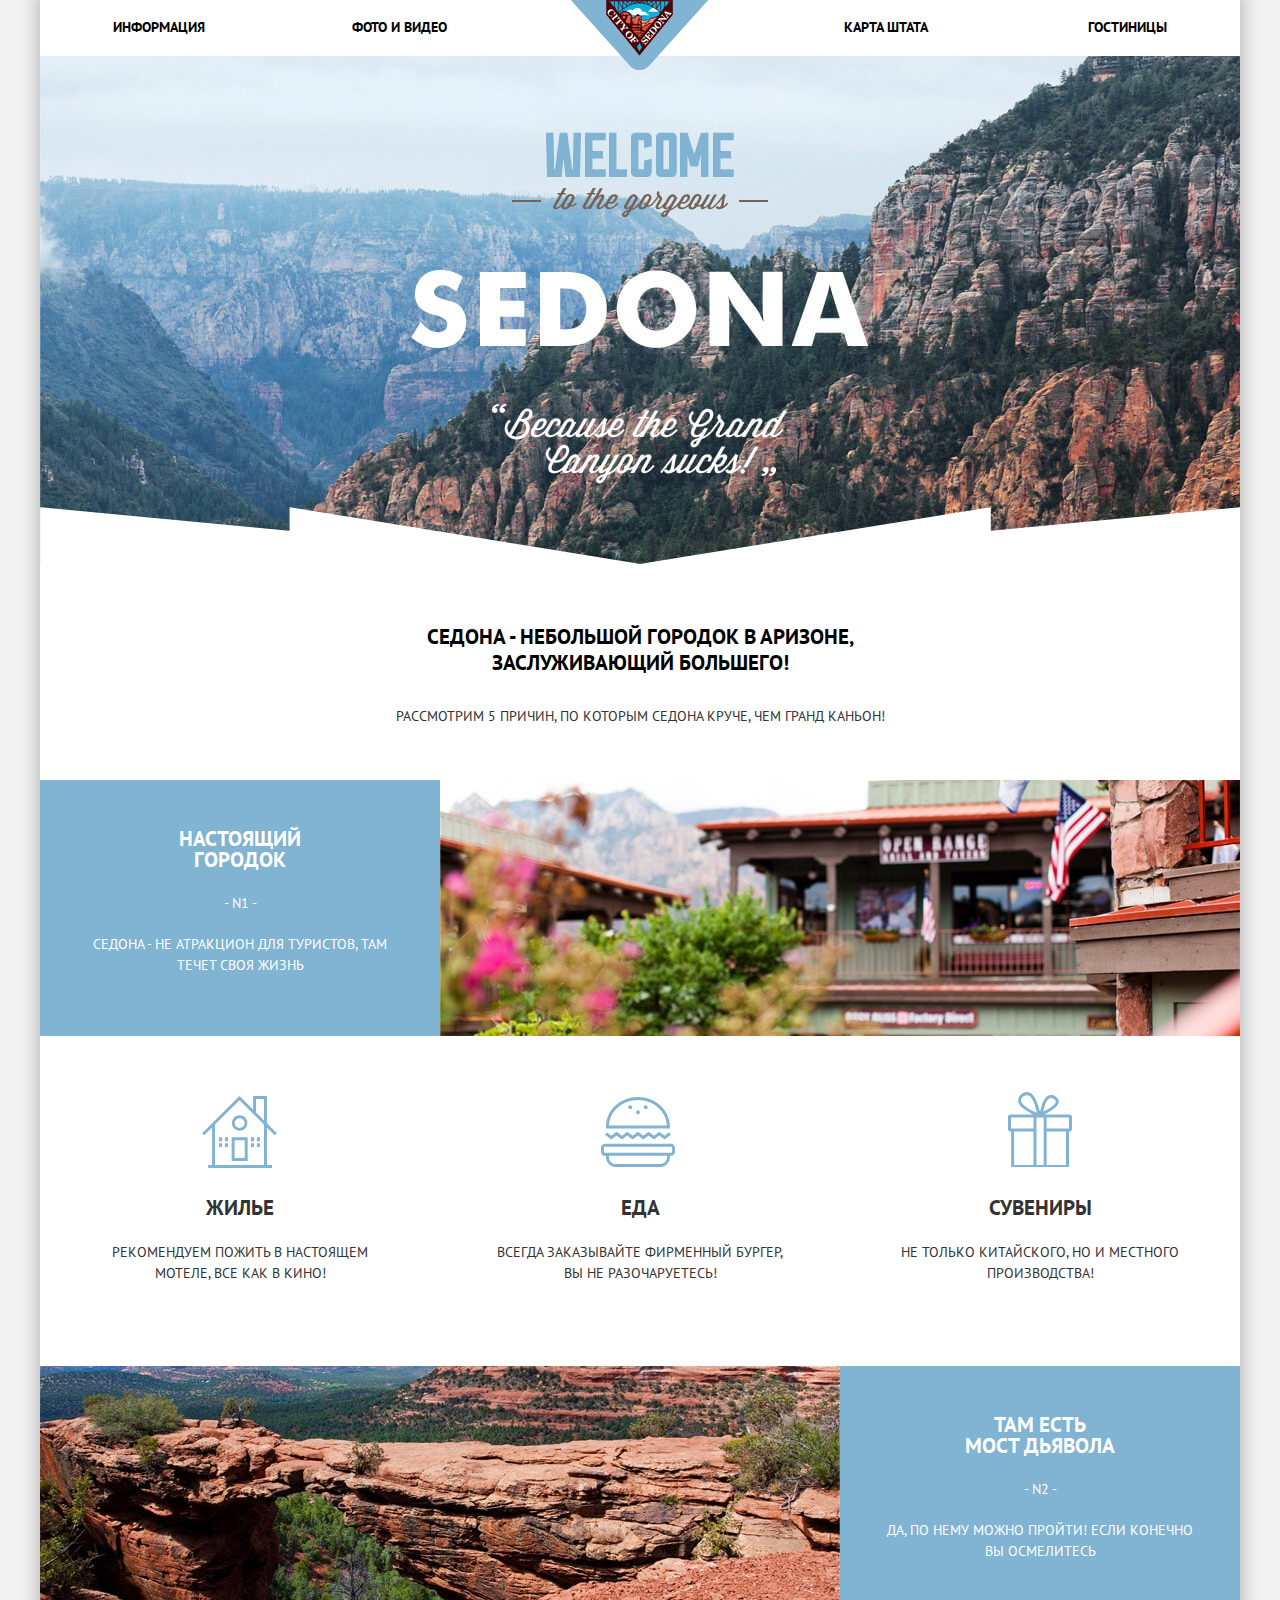
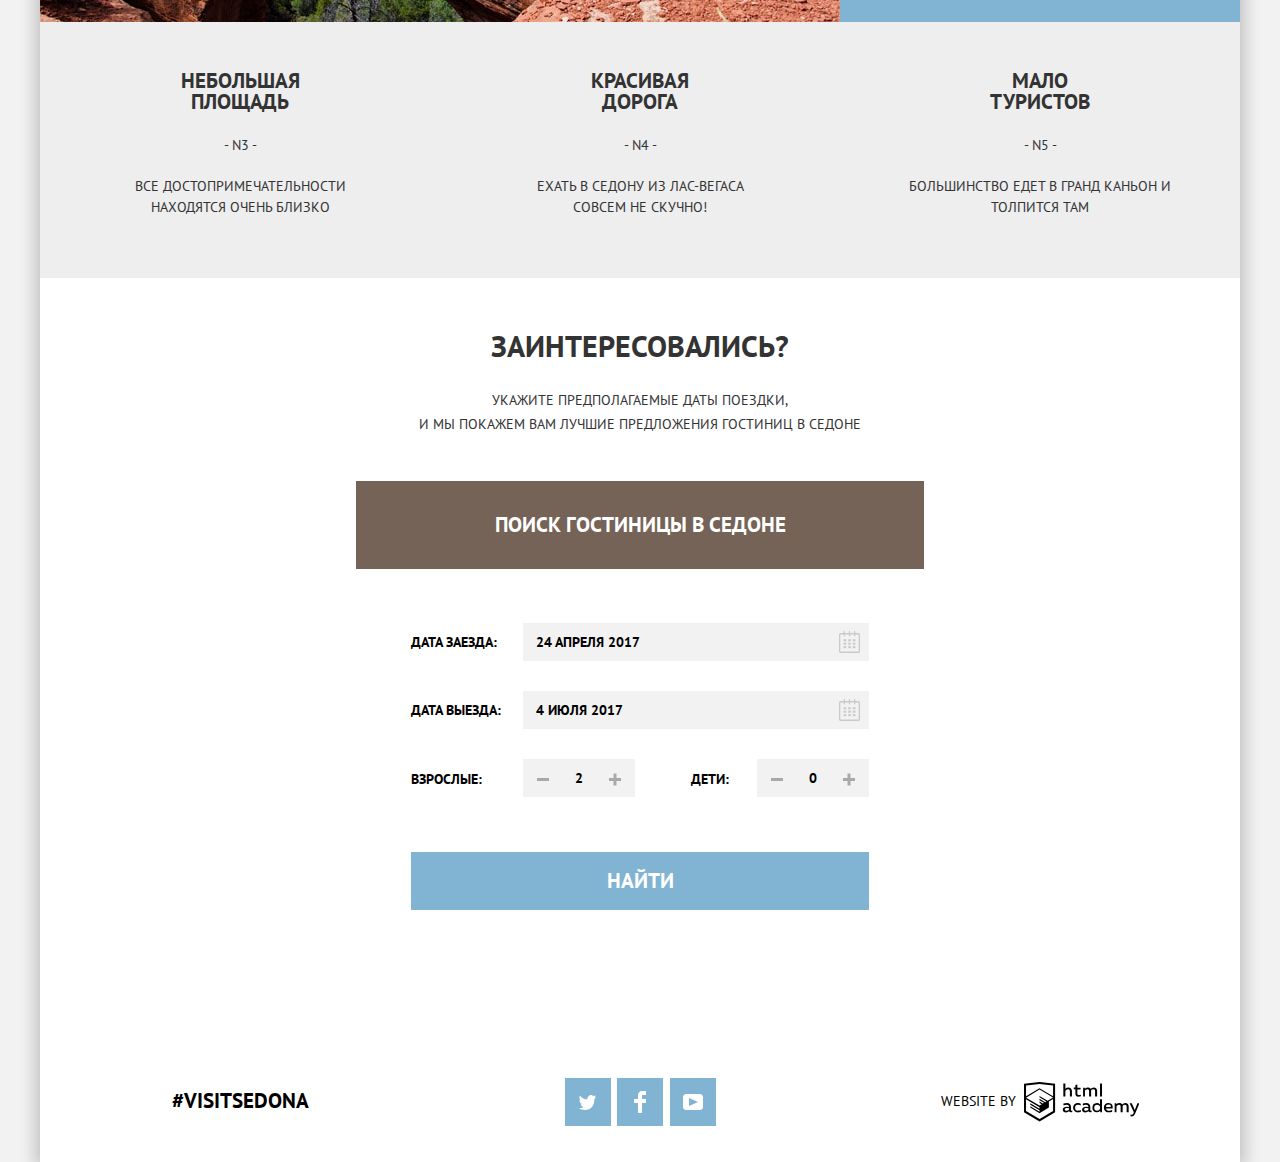
<file: index.html>
<!DOCTYPE html>
<html lang="ru">
  <head>
    <meta charset="utf-8">
    <title>HTML Academy: Седона</title>
    <link href="https://fonts.googleapis.com/css?family=PT+Sans:400,700&amp;subset=cyrillic" rel="stylesheet">
    <link href="css/normalize-min.css" rel="stylesheet">
    <link href="css/main-min.css" rel="stylesheet">
  </head>
  <body>
    <div class="page-wrapper">

      <header class="main-header">
        <nav class="nav">
          <a class="logo">
            <img src="img/logo.png" width="138" height="70" alt="Логотип городка Sedona">
          </a>
          <ul class="menu">
            <li class="menu-item"><a href="info.html">Информация</a></li>
            <li class="menu-item"><a href="foto.html">Фото и видео</a></li>
            <li class="menu-item"><a href="#">Карта штата</a></li>
            <li class="menu-item"><a href="hotels.html">Гостиницы</a></li>
          </ul>
        </nav>
      </header>

      <main class="main-content">
        <section class="promo">
          <h2 class="visually-hidden">Welcome to the gorgeous Sedonna</h2>
        </section>

        <section class="sigths">
          <header class="sigths-header">
            <h1>Cедона - небольшой городок в Аризоне,<br>заслуживающий большего!</h1>
            <p>
              Рассмотрим 5 причин, по которым Седона круче, чем Гранд Каньон!
            </p>
          </header>

          <h2 class="visually-hidden">Достопримечательности</h2>
          <ol class="sigths-list">
            <li class="sigths-item">
              <div class="sigths-item-blue">
                <div class="info">
                  <h3>Настоящий городок</h3>
                  <p>- N1 -</p>
                  <p>Седона - не атракцион для туристов, там течет своя жизнь</p>
                </div>
                <div class="wrapper-img">
                  <img class="sigths-img" src="img/index-town.jpg" width="800"
                    height="401" alt="Вид на красивейший городок">
                </div>
              </div>

              <section class="features">
                <h2 class="visually-hidden">Особенности</h2>
                <ul class="features-list">
                  <li class="features-item">
                    <h3>Жилье</h3>
                    <p>Рекомендуем пожить в настоящем мотеле, все как в кино!</p>
                  </li>
                  <li class="features-item">
                    <h3>Еда</h3>
                    <p>Всегда заказывайте фирменный бургер, вы не разочаруетесь!</p>
                  </li>
                  <li class="features-item">
                    <h3>Сувениры</h3>
                    <p>Не только китайского, но и местного производства!</p>
                  </li>
                </ul>
              </section>

            </li>
            <li class="sigths-item sigths-item-blue reverse">
              <div class="info">
                <h3>Там есть<br>мост дьявола</h3>
                <p>- N2 -</p>
                <p>Да, по нему можно пройти! Если конечно вы осмелитесь</p>
              </div>
              <div class="wrapper-img">
                <img class="sigths-img" src="img/index-bridge.jpg" width="800"
                  height="400" alt="Мост дьявола">
              </div>
            </li>
            <li class="sigths-item gray">
              <h3>Небольшая площадь</h3>
              <p>- N3 -</p>
              <p>Все достопримечательности находятся очень близко</p>
            </li>
            <li class="sigths-item gray">
              <h3>Красивая дорога</h3>
              <p>- N4 -</p>
              <p>Ехать в Седону из Лас-Вегаса совсем не скучно!</p>
            </li>
            <li class="sigths-item gray">
              <h3>Мало туристов</h3>
              <p>- N5 -</p>
              <p>Большинство едет в Гранд Каньон и толпится там</p>
            </li>
          </ol>
        </section>

        <section class="search">
          <h2 class="search-caption">Заинтересовались?</h2>
          <p>
            Укажите предполагаемые даты поездки,<br>
            и мы покажем Вам лучшие предложения гостиниц в Седоне
          </p>
          <button class="searh-button button-brown" type="button">Поиск гостиницы в Седоне</button>
          <form class="search-form" action="https://echo.htmlacademy.ru" method="post">
            <fieldset>
              <legend class="visually-hidden">Поиск гостиницы</legend>
              <div class="search-item date">
                <label for="arrival">Дата заезда:</label>
                <input type="text" name="arrival" id="arrival" value="24 апреля 2017">
                <button class="calendar-button" type="button" name="calendar">
                  <svg version="1.1" xmlns="http://www.w3.org/2000/svg" xmlns:xlink="http://www.w3.org/1999/xlink" x="0px" y="0px"
                  	width="21px" height="22px" viewBox="0 0 21 22" enable-background="new 0 0 21 22" xml:space="preserve" fill="#cacaca">
                    <path  d="M19.251,2.025h-2.845V0.648c0-0.381-0.294-0.689-0.656-0.689c-0.363,0-0.656,0.308-0.656,0.689v1.377h-3.938V0.648
                    	c0-0.381-0.294-0.689-0.655-0.689c-0.363,0-0.657,0.308-0.657,0.689v1.377H5.906V0.648c0-0.381-0.294-0.689-0.656-0.689
                    	c-0.363,0-0.657,0.308-0.657,0.689v1.377H1.75C0.784,2.025,0,2.847,0,3.862v16.302C0,21.179,0.784,22,1.75,22h17.501
                    	C20.217,22,21,21.179,21,20.164V3.862C21,2.847,20.217,2.025,19.251,2.025z M19.688,20.164c0,0.253-0.195,0.459-0.437,0.459H1.75
                    	c-0.241,0-0.438-0.206-0.438-0.459V3.862c0-0.253,0.196-0.459,0.438-0.459h2.844v1.378c0,0.381,0.294,0.689,0.657,0.689
                    	c0.362,0,0.656-0.308,0.656-0.689V3.403h3.938v1.378c0,0.381,0.294,0.689,0.657,0.689c0.361,0,0.655-0.308,0.655-0.689V3.403h3.938
                    	v1.378c0,0.381,0.293,0.689,0.656,0.689c0.362,0,0.656-0.308,0.656-0.689V3.403h2.845c0.241,0,0.437,0.206,0.437,0.459V20.164z"/>
                    <rect x="4.594" y="8.225" width="2.625" height="2.066"/>
                    <rect x="4.594" y="11.668" width="2.625" height="2.067"/>
                    <rect x="4.594" y="15.112" width="2.625" height="2.066"/>
                    <rect x="9.188" y="15.112" width="2.625" height="2.066"/>
                    <rect x="9.188" y="11.668" width="2.625" height="2.067"/>
                    <rect x="9.188" y="8.225" width="2.625" height="2.066"/>
                    <rect x="13.781" y="15.112" width="2.625" height="2.066"/>
                    <rect x="13.781" y="11.668" width="2.625" height="2.067"/>
                    <rect x="13.781" y="8.225" width="2.625" height="2.066"/>
                  </svg>
                </button>
              </div>
              <div class="search-item date">
                <label for="departure">Дата выезда:</label>
                <input type="text" name="departure" id="departure" value="4 июля 2017">
                <button class="calendar-button" type="button" name="calendar">
                  <svg version="1.1" xmlns="http://www.w3.org/2000/svg" xmlns:xlink="http://www.w3.org/1999/xlink" x="0px" y="0px"
                    width="21px" height="22px" viewBox="0 0 21 22" enable-background="new 0 0 21 22" xml:space="preserve" fill="#cacaca">
                    <path  d="M19.251,2.025h-2.845V0.648c0-0.381-0.294-0.689-0.656-0.689c-0.363,0-0.656,0.308-0.656,0.689v1.377h-3.938V0.648
                      c0-0.381-0.294-0.689-0.655-0.689c-0.363,0-0.657,0.308-0.657,0.689v1.377H5.906V0.648c0-0.381-0.294-0.689-0.656-0.689
                      c-0.363,0-0.657,0.308-0.657,0.689v1.377H1.75C0.784,2.025,0,2.847,0,3.862v16.302C0,21.179,0.784,22,1.75,22h17.501
                      C20.217,22,21,21.179,21,20.164V3.862C21,2.847,20.217,2.025,19.251,2.025z M19.688,20.164c0,0.253-0.195,0.459-0.437,0.459H1.75
                      c-0.241,0-0.438-0.206-0.438-0.459V3.862c0-0.253,0.196-0.459,0.438-0.459h2.844v1.378c0,0.381,0.294,0.689,0.657,0.689
                      c0.362,0,0.656-0.308,0.656-0.689V3.403h3.938v1.378c0,0.381,0.294,0.689,0.657,0.689c0.361,0,0.655-0.308,0.655-0.689V3.403h3.938
                      v1.378c0,0.381,0.293,0.689,0.656,0.689c0.362,0,0.656-0.308,0.656-0.689V3.403h2.845c0.241,0,0.437,0.206,0.437,0.459V20.164z"/>
                    <rect x="4.594" y="8.225" width="2.625" height="2.066"/>
                    <rect x="4.594" y="11.668" width="2.625" height="2.067"/>
                    <rect x="4.594" y="15.112" width="2.625" height="2.066"/>
                    <rect x="9.188" y="15.112" width="2.625" height="2.066"/>
                    <rect x="9.188" y="11.668" width="2.625" height="2.067"/>
                    <rect x="9.188" y="8.225" width="2.625" height="2.066"/>
                    <rect x="13.781" y="15.112" width="2.625" height="2.066"/>
                    <rect x="13.781" y="11.668" width="2.625" height="2.067"/>
                    <rect x="13.781" y="8.225" width="2.625" height="2.066"/>
                  </svg>
                </button>
              </div>
              <div class="search-item persons">
                <div class="search-adult">
                  <label for="adult">Взрослые:</label>
                  <button class="person-minus" type="button" name="button-minus"><span class="visually-hidden">-</span></button>
                  <input type="text" name="adult" id="adult" value="2">
                  <button class="person-plus" type="button" name="button-plus"><span class="visually-hidden">+</span></button>
                </div>
                <div class="search-children">
                  <label class="search-label-children" for="children">Дети:</label>
                  <button class="person-minus" type="button" name="button-minus"><span class="visually-hidden">-</span></button>
                  <input type="text" name="children" id="children" value="0">
                  <button class="person-plus" type="button" name="button-plus"><span class="visually-hidden">+</span></button>
                </div>
              </div>
              <button class="find-button button-blue" type="submit" name="search-hotels">Найти</button>
            </fieldset>
          </form>
        </section>

        <section class="map">
          <h2 class="visually-hidden">Как приехать в Седонну</h2>
          <iframe class="map-google" src="https://www.google.com/maps/embed?pb=!1m18!1m12!1m3!1d838910.231869137!2d-111.92577339491116!3d34.78094917663476!2m3!1f0!2f0!3f0!3m2!1i1024!2i768!4f13.1!3m3!1m2!1s0x872da132f942b00d%3A0x5548c523fa6c8efd!2z0KHQtdC00L7QvdCwLCDQkNGA0LjQt9C-0L3QsCA4NjMzNiwg0KHQqNCQ!5e0!3m2!1sru!2sby!4v1522406996345"
            width="1200" height="593" allowfullscreen></iframe>
          <img class="map-img visually-hidden" src="img/index-map.png" width="1200" height="593"
            alt="Как проехать в Седону">
        </section>
      </main>

      <footer class="main-footer">
        <p class="footer-item heshtag">
          <span class="hechtag-center">#Visitsedona</span>
        </p>

        <div class="footer-item social">
          <ul class="footer-social">
            <li>
              <a class="social-button button-blue tw" href="#">
                <span class="visually-hidden">twitter</span>
                <svg version="1.1" xmlns="http://www.w3.org/2000/svg" xmlns:xlink="http://www.w3.org/1999/xlink" x="0px" y="0px"
  	              width="17px" height="15px" viewBox="0 0 17 15" enable-background="new 0 0 17 15" xml:space="preserve">
              		<path fill="#FFFFFF" d="M10.95,0.144c1.685-0.496,2.984,0.27,3.577,1.179c0.673-0.231,1.331-0.481,2.011-0.708
              			c-0.004,0.861-0.522,1.513-0.857,1.768c0.685,0.17,1.304-0.491,1.304-0.491c-0.169,1-1.006,1.788-1.563,2.024
              			c-0.231,6.75-3.175,11.217-10.077,11.082c-0.522,0,0.075,0-0.446,0c-0.41,0-4.164-0.46-4.898-1.887
              			c2.271,0.196,3.893-0.422,4.693-1.177c-0.96-0.3-2.679-0.477-2.979-2.95C2.064,9.09,2.279,9.212,2.905,9.103
              			C1.705,8.247,0.374,7.53,0.448,5.33c0.285,0.328,1.067,0.536,1.34,0.472c-0.703-0.241-1.97-3.36-0.894-4.952
              			c1.818,1.854,3.735,3.606,7.152,3.773C8.254,2.33,9.183,0.793,10.95,0.144z"/>
                </svg>
              </a>
            </li>
            <li>
              <a class="social-button button-blue fb" href="#">
                <span class="visually-hidden">facebook</span>
                <svg version="1.1" id="Layer_2" xmlns="http://www.w3.org/2000/svg" xmlns:xlink="http://www.w3.org/1999/xlink" x="0px" y="0px"
	                width="12px" height="22px" viewBox="0 0 12 22" enable-background="new 0 0 12 22" xml:space="preserve">
                  <path fill="#FFFFFF" d="M12,4V0H8C5.791,0,4,1.791,4,4v4H0v4h4v10h4V12h4V8H8V4H12z"/>
                </svg>
              </a>
            </li>
            <li>
              <a class="social-button button-blue yt" href="#"><span class="visually-hidden">youtube</span>
                <svg version="1.1" xmlns="http://www.w3.org/2000/svg" xmlns:xlink="http://www.w3.org/1999/xlink" x="0px" y="0px"
                  width="20px" height="16px" viewBox="0 0 20 16" enable-background="new 0 0 20 16" xml:space="preserve">
                  <path fill="#FFFFFF" d="M17,0H3C1.35,0,0,1.35,0,3v10c0,1.65,1.35,3,3,3h14c1.65,0,3-1.35,3-3V3C20,1.35,18.65,0,17,0z
                  M6.027,11.998V4.002L15.014,8L6.027,11.998z"/>
                </svg>
              </a>
            </li>
          </ul>
        </div>

        <p class="footer-item copyright">
            <span>Website by</span>
            <a class="copyright-icon" href="https://htmlacademy.ru/intensive/htmlcss" target="_blank">
              <span class="visually-hidden">html academi</span>
              <svg data-name="Layer 1" xmlns="http://www.w3.org/2000/svg" viewBox="0 0 113 39"><title>logo_name</title><path d="M401.93,351.51a2.07,2.07,0,0,0,.58-0.11v1.4a3.41,3.41,0,0,1-1.24.22,1.75,1.75,0,0,1-1.75-1,5.08,5.08,0,0,1-3.3,1.13c-1.59,0-3.06-.87-3.06-2.68,0-2.24,2.08-2.93,3.9-2.93a11.63,11.63,0,0,1,2.28.26v-0.31c0-1.09-.8-1.86-2.3-1.86a7.79,7.79,0,0,0-3.15.67v-1.79a10.72,10.72,0,0,1,3.35-.58c2.48,0,4,1.18,4,3.83v3.14A0.57,0.57,0,0,0,401.93,351.51Zm-6.76-1.19a1.42,1.42,0,0,0,1.64,1.29,3.56,3.56,0,0,0,2.53-1V349.1a10.21,10.21,0,0,0-1.9-.22C396.34,348.89,395.17,349.23,395.17,350.33Z" transform="translate(-355.09 -323.29)" fill="#000"/><path d="M408.15,343.91a5.29,5.29,0,0,1,2.7.67v1.79a4.28,4.28,0,0,0-2.42-.73,2.89,2.89,0,1,0,0,5.76,5.26,5.26,0,0,0,2.55-.67v1.8a6.58,6.58,0,0,1-2.9.6,4.42,4.42,0,0,1-4.72-4.54A4.54,4.54,0,0,1,408.15,343.91Z" transform="translate(-355.09 -323.29)" fill="#000"/><path d="M420.93,351.51a2.07,2.07,0,0,0,.58-0.11v1.4a3.41,3.41,0,0,1-1.24.22,1.75,1.75,0,0,1-1.75-1,5.08,5.08,0,0,1-3.3,1.13c-1.59,0-3.06-.87-3.06-2.68,0-2.24,2.08-2.93,3.9-2.93a11.63,11.63,0,0,1,2.28.26v-0.31c0-1.09-.8-1.86-2.3-1.86a7.79,7.79,0,0,0-3.15.67v-1.79a10.72,10.72,0,0,1,3.35-.58c2.48,0,4,1.18,4,3.83v3.14A0.57,0.57,0,0,0,420.93,351.51Zm-6.76-1.19a1.42,1.42,0,0,0,1.64,1.29,3.56,3.56,0,0,0,2.53-1V349.1a10.21,10.21,0,0,0-1.9-.22C415.33,348.89,414.17,349.23,414.17,350.33Z" transform="translate(-355.09 -323.29)" fill="#000"/><path d="M431.76,340.14V352.9H430v-1.39a4.07,4.07,0,0,1-3.35,1.62,4.62,4.62,0,0,1,0-9.22,4,4,0,0,1,3.15,1.37v-5.14h2ZM427,345.62a2.9,2.9,0,0,0,0,5.8,3,3,0,0,0,2.79-1.84v-2.13A3.06,3.06,0,0,0,427,345.62Z" transform="translate(-355.09 -323.29)" fill="#000"/><path d="M438.08,343.91c3.48,0,4.68,2.81,4.12,5.34h-6.58c0.22,1.57,1.75,2.22,3.35,2.22a6.41,6.41,0,0,0,2.77-.62v1.68a7.5,7.5,0,0,1-3.14.6c-2.68,0-5-1.53-5-4.61A4.39,4.39,0,0,1,438.08,343.91Zm0.09,1.62a2.39,2.39,0,0,0-2.57,2.26h4.85A2.06,2.06,0,0,0,438.17,345.53Z" transform="translate(-355.09 -323.29)" fill="#000"/><path d="M444.19,352.9v-8.75h1.73v1.09a4,4,0,0,1,2.92-1.33,3,3,0,0,1,2.73,1.4,4.33,4.33,0,0,1,3.06-1.4,3.21,3.21,0,0,1,3.32,3.52v5.47h-2v-5.41a1.67,1.67,0,0,0-1.73-1.84,2.94,2.94,0,0,0-2.17,1.18c0,0.2,0,.4,0,0.6v5.47h-2v-5.41a1.67,1.67,0,0,0-1.73-1.84,3.11,3.11,0,0,0-2.32,1.35v5.91h-2Z" transform="translate(-355.09 -323.29)" fill="#000"/><path d="M466.56,344.15h2l-4.1,9.93c-0.95,2.28-2.19,3-3.52,3a5,5,0,0,1-1.15-.15v-1.66a3,3,0,0,0,.89.13c0.95,0,1.66-.67,2.17-2l0.18-.44-4.16-8.82H461l3,6.6Z" transform="translate(-355.09 -323.29)" fill="#000"/><path d="M395.75,324.82v5a4,4,0,0,1,2.83-1.2,3.41,3.41,0,0,1,3.61,3.57v5.41h-2v-5.16a1.9,1.9,0,0,0-2-2.1,3.08,3.08,0,0,0-2.44,1.46v5.8h-2V324.82h2Z" transform="translate(-355.09 -323.29)" fill="#000"/><path d="M407.52,325.71v3.12h3.17v1.71h-3.17v4c0,1.15.53,1.53,1.66,1.53a4.71,4.71,0,0,0,1.77-.35v1.68a7.14,7.14,0,0,1-2.35.38,2.68,2.68,0,0,1-3-2.88v-4.38H404v-1.71h1.57v-2.64Z" transform="translate(-355.09 -323.29)" fill="#000"/><path d="M413.19,337.58v-8.75h1.73v1.09a4,4,0,0,1,2.92-1.33,3,3,0,0,1,2.73,1.4,4.33,4.33,0,0,1,3.06-1.4,3.21,3.21,0,0,1,3.32,3.52v5.47h-2v-5.41a1.67,1.67,0,0,0-1.73-1.84,2.94,2.94,0,0,0-2.17,1.18c0,0.2,0,.4,0,0.6v5.47h-2v-5.41a1.67,1.67,0,0,0-1.73-1.84,3.11,3.11,0,0,0-2.32,1.35v5.91h-2Z" transform="translate(-355.09 -323.29)" fill="#000"/><rect x="74.72" y="1.52" width="1.95" height="12.76" fill="#000"/><path d="M370.53,323.31l-0.16,0-15.28,1.6v28L370.37,362l15.28-9.09v-28Zm13.12,28.45-13.28,7.9-13.28-7.9V340.28l13.22,7.87,0,1.43-9.07-5.4v1.38l9.11,5.47,0,1.46-9.1-5.42v1.38l9.11,5.47h0l9.19-5.5v-1.39h0v-4.52l4.1-2.45v11.67Zm0-13.16L380,340.74h0l-1.68,1-8-4.76v1.38l6.84,4.07-0.06,0-0.15.09-1,.57-5.64-3.36v1.38l4.45,2.65-1.05.7,0,0-3.36-2v1.38l2.21,1.3-2.25,1.35-13.16-7.82,13.17-7.92h0Zm0-1.39-13.35-7.87h0l-13.2,7.86v-10.5l13.28-1.39,13.28,1.39v10.51Z" transform="translate(-355.09 -323.29)" fill="#000"/></svg>
            </a>
        </p>
      </footer>
    </div>
    <script src="js/javas-min.js"></script>
  </body>
</html>
</file>
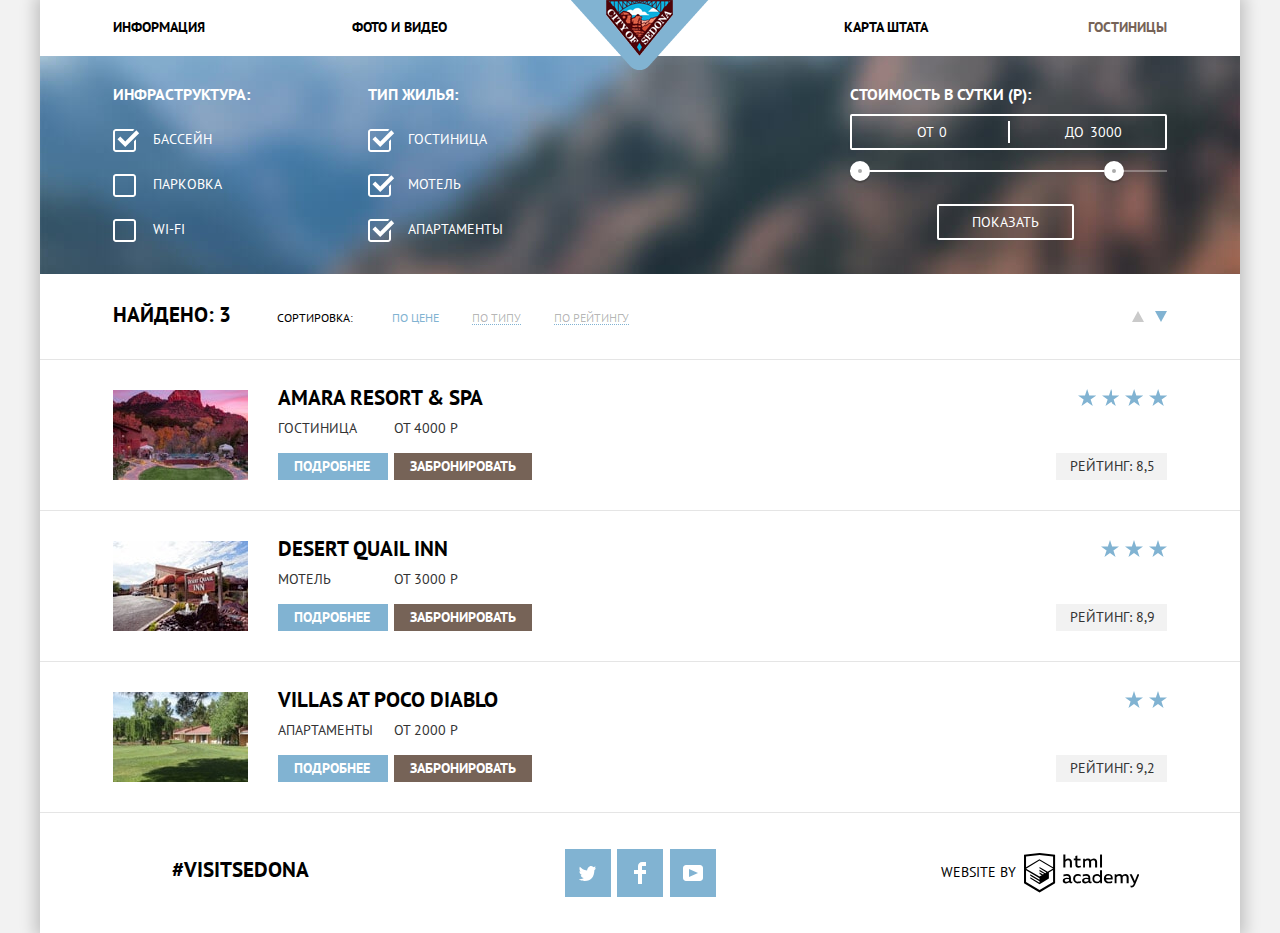
<file: hotels.html>
<!DOCTYPE html>
<html lang="ru">
  <head>
    <meta charset="utf-8">
    <title>HTML Academy: Седона</title>
    <link href="https://fonts.googleapis.com/css?family=PT+Sans:400,700&amp;subset=cyrillic" rel="stylesheet">
    <link href="css/normalize-min.css" rel="stylesheet">
    <link href="css/main-min.css" rel="stylesheet">
  </head>
  <body>
    <div class="page-wrapper">

      <header class="main-header">
        <nav class="nav">
          <a class="logo" href="index.html">
            <img src="img/logo.png" width="138" height="70" alt="Логотип городка Sedona">
          </a>
            <ul class="menu">
              <li class="menu-item"><a href="info.html">Информация</a></li>
              <li class="menu-item"><a href="foto.html">Фото и видео</a></li>
              <li class="menu-item"><a href="#">Карта штата</a></li>
              <li class="menu-item"><a  class="menu-active">Гостиницы</a></li>
            </ul>
        </nav>
      </header>

      <main class="main-content">
        <h1 class="visually-hidden">Поиск гостиниц</h1>

        <section class="filtres">
          <h2 class="visually-hidden">Фильтр поиска гостиницы</h2>

          <form class="filtres-form" action="https://echo.htmlacademy.ru"
            method="get" oninput="min_result.value=min_price.value; max_result.value=max_price.value">
            <fieldset class="infrastructure">
              <legend>Инфраструктура:</legend>
              <ul>
                <li class="filtres-option">
                  <label>
                    <input class="visually-hidden" type="checkbox" name="pool" id="pool" checked>
                    Бассейн
                    <span class="checkbox-indicator"></span>
                  </label>
                </li>
                <li class="filtres-option">
                  <label>
                    <input class="visually-hidden" type="checkbox" name="parking" id="parking">
                    Парковка
                    <span class="checkbox-indicator"></span>
                  </label>
                </li>
                <li class="filtres-option">
                  <label>
                    <input class="visually-hidden" type="checkbox" name="wi-fi" id="wi-fi">
                    Wi-fi
                    <span class="checkbox-indicator"></span>
                  </label>
                </li>
              </ul>
            </fieldset>

            <fieldset class="hotel-type">
              <legend>Тип жилья:</legend>
              <ul>
                <li class="filtres-option">
                  <label>
                    <input class="visually-hidden" type="checkbox" name="hotel" id="hotel" checked>
                    Гостиница
                    <span class="checkbox-indicator"></span>
                  </label>
                </li>
                <li class="filtres-option">
                  <label>
                    <input class="visually-hidden" type="checkbox" name="motel" id="motel" checked>
                    Мотель
                    <span class="checkbox-indicator"></span>
                  </label>
                </li>
                <li class="filtres-option">
                  <label>
                    <input class="visually-hidden" type="checkbox" name="apartments" id="apartments" checked>
                    Апартаменты
                    <span class="checkbox-indicator"></span>
                  </label>
                </li>
              </ul>
            </fieldset>

            <div class="cost-container">
              <div class="filter-range">
                <div class="filter-range-title">Стоимость в сутки (р):</div>
                <div class="price-controls">
                  <label class="min-price">от <input type="text" name="min-price" value="0"></label>
                  <label class="max-price">до <input type="text" name="max-price" value="3000"></label>
                </div>
                <div class="range-controls">
                  <div class="scale">
                    <div class="bar"></div>
                  </div>
                  <div class="range-toggle range-toggle-min"></div>
                  <div class="range-toggle range-toggle-max"></div>
                </div>
                <button class="btn-transparent" type="submit">Показать</button>
              </div>
            </div>
          </form>
        </section>

        <section class="sorting">
          <h2 class="visually-hidden">Сортировка найденного</h2>
          <p class="title">Найдено: <output name="filter-result">3</output></p>
          <p class="type">Сортировка:</p>
          <ul class="sorting-list">
            <li class="sorting-item">
              <button class="sorting-button active" type="button" name="sorting-value">По цене</button>
            </li>
            <li class="sorting-item">
              <button class="sorting-button" type="button" name="sorting-typ">По типу</button>
            </li>
            <li class="sorting-item">
              <button class="sorting-button" type="button" name="sorting-rating">По рейтингу</button>
            </li>
          </ul>

          <div class="sorting-arrow">
            <button class="arrow-button arrow-up" type="button" name="sorting-ascending">
              <span class="visually-hidden">по возрастанию</span>
            </button>
            <button class="arrow-button arrow-down arrow-active" type="button" name="sorting-descending">
              <span class="visually-hidden">по убыванию</span>
            </button>
          </div>
        </section>

        <section class="hotels">
          <h2 class="visually-hidden">Список гостиниц</h2>

          <ul class="hotels-list">
            <li class="hotels-item">
              <img src="img/hotels-amara.jpg" width="135" height="90" alt="Гостиница Amara Resort & SPA">

              <div class="hotels-info">
                <h3>
                  <a class="hotel-name" href="hotel-1.html">Amara Resort & SPA</a>
                </h3>
                <div class="hotels-info-wrap">
                  <div class="hotels-info-left">
                    <span class="hotels-item-type">Гостиница</span>
                    <a class="hotels-button button-blue" href="hotel-1.html">Подробнее</a>
                  </div>
                  <div class="hotels-info-right">
                    <span class="hotels-item-value">от 4000 Р</span>
                    <button class="hotels-button button-brown" type="button"
                      name="amara-book">Забронировать</button>
                  </div>
                </div>
              </div>

              <div class="ratings">
                <div class="ratings-stars four-stars">
                  <span class="visually-hidden">****</span>
                </div>
                <span class="ratings-visitor">Рейтинг: 8,5</span>
              </div>
            </li>

            <li class="hotels-item">
              <img src="img/hotels-desert.jpg" width="135" height="90" alt="Мотель Desert Quail Inn">

              <div class="hotels-info">
                <h3>
                  <a class="hotel-name" href="hotel-2.html">Desert Quail Inn</a>
                </h3>
                <div class="hotels-info-wrap">
                  <div class="hotels-info-left">
                    <span class="hotels-item-type">Мотель</span>
                    <a class="hotels-button button-blue" href="hotel-2.html">Подробнее</a>
                  </div>
                  <div class="hotels-info-right">
                    <span class="hotels-item-value">от 3000 Р</span>
                    <button class="hotels-button button-brown" type="button"
                      name="desert-book">Забронировать</button>
                  </div>
                </div>
              </div>

              <div class="ratings">
                <div class="ratings-stars three-stars">
                  <span class="visually-hidden">***</span>
                </div>
                <span class="ratings-visitor">Рейтинг: 8,9</span>
              </div>
            </li>

            <li class="hotels-item">
              <img src="img/hotels-villas.jpg" width="135" height="90"
                alt="Апартаменты Villas At Poco Diablo">

              <div class="hotels-info">
                <h3>
                  <a class="hotel-name" href="hotel-3.html">Villas At Poco Diablo</a>
                </h3>
                <div class="hotels-info-wrap">
                  <div class="hotels-info-left">
                    <span class="hotels-item-type">Апартаменты</span>
                    <a class="hotels-button button-blue" href="hotel-3.html">Подробнее</a>
                  </div>
                  <div class="hotels-info-right">
                    <span class="hotels-item-value">от 2000 Р</span>
                    <button class="hotels-button button-brown" type="button"
                      name="villas-book">Забронировать</button>
                  </div>
                </div>
              </div>

              <div class="ratings">
                <div class="ratings-stars two-stars">
                  <span class="visually-hidden">**</span>
                </div>
                <span class="ratings-visitor">Рейтинг: 9,2</span>
              </div>
            </li>
          </ul>
        </section>
      </main>

      <footer class="main-footer footer-hotels">
        <p class="footer-item heshtag">
          <span class="center">#Visitsedona</span>
        </p>

        <div class="footer-item social">
          <ul class="footer-social">
            <li>
              <a class="social-button button-blue tw" href="#">
                <span class="visually-hidden">twitter</span>
                <svg version="1.1" xmlns="http://www.w3.org/2000/svg" xmlns:xlink="http://www.w3.org/1999/xlink" x="0px" y="0px"
                  width="17px" height="15px" viewBox="0 0 17 15" enable-background="new 0 0 17 15" xml:space="preserve">
                  <path fill="#FFFFFF" d="M10.95,0.144c1.685-0.496,2.984,0.27,3.577,1.179c0.673-0.231,1.331-0.481,2.011-0.708
                    c-0.004,0.861-0.522,1.513-0.857,1.768c0.685,0.17,1.304-0.491,1.304-0.491c-0.169,1-1.006,1.788-1.563,2.024
                    c-0.231,6.75-3.175,11.217-10.077,11.082c-0.522,0,0.075,0-0.446,0c-0.41,0-4.164-0.46-4.898-1.887
                    c2.271,0.196,3.893-0.422,4.693-1.177c-0.96-0.3-2.679-0.477-2.979-2.95C2.064,9.09,2.279,9.212,2.905,9.103
                    C1.705,8.247,0.374,7.53,0.448,5.33c0.285,0.328,1.067,0.536,1.34,0.472c-0.703-0.241-1.97-3.36-0.894-4.952
                    c1.818,1.854,3.735,3.606,7.152,3.773C8.254,2.33,9.183,0.793,10.95,0.144z"/>
                </svg>
              </a>
            </li>
            <li>
              <a class="social-button button-blue fb" href="#">
                <span class="visually-hidden">facebook</span>
                <svg version="1.1" id="Layer_2" xmlns="http://www.w3.org/2000/svg" xmlns:xlink="http://www.w3.org/1999/xlink" x="0px" y="0px"
                  width="12px" height="22px" viewBox="0 0 12 22" enable-background="new 0 0 12 22" xml:space="preserve">
                  <path fill="#FFFFFF" d="M12,4V0H8C5.791,0,4,1.791,4,4v4H0v4h4v10h4V12h4V8H8V4H12z"/>
                </svg>
              </a>
            </li>
            <li>
              <a class="social-button button-blue yt" href="#">
                <span class="visually-hidden">youtube</span>
                <svg version="1.1" xmlns="http://www.w3.org/2000/svg" xmlns:xlink="http://www.w3.org/1999/xlink" x="0px" y="0px"
                  width="20px" height="16px" viewBox="0 0 20 16" enable-background="new 0 0 20 16" xml:space="preserve">
                  <path fill="#FFFFFF" d="M17,0H3C1.35,0,0,1.35,0,3v10c0,1.65,1.35,3,3,3h14c1.65,0,3-1.35,3-3V3C20,1.35,18.65,0,17,0z
                    M6.027,11.998V4.002L15.014,8L6.027,11.998z"/>
                </svg>
              </a>
            </li>
          </ul>
        </div>

        <p class="footer-item copyright">
          <span>Website by</span>
          <a class="copyright-icon" href="https://htmlacademy.ru/intensive/htmlcss" target="_blank">
            <span class="visually-hidden">html academi</span>
            <svg data-name="Layer 1" xmlns="http://www.w3.org/2000/svg" viewBox="0 0 113 39"><title>logo_name</title><path d="M401.93,351.51a2.07,2.07,0,0,0,.58-0.11v1.4a3.41,3.41,0,0,1-1.24.22,1.75,1.75,0,0,1-1.75-1,5.08,5.08,0,0,1-3.3,1.13c-1.59,0-3.06-.87-3.06-2.68,0-2.24,2.08-2.93,3.9-2.93a11.63,11.63,0,0,1,2.28.26v-0.31c0-1.09-.8-1.86-2.3-1.86a7.79,7.79,0,0,0-3.15.67v-1.79a10.72,10.72,0,0,1,3.35-.58c2.48,0,4,1.18,4,3.83v3.14A0.57,0.57,0,0,0,401.93,351.51Zm-6.76-1.19a1.42,1.42,0,0,0,1.64,1.29,3.56,3.56,0,0,0,2.53-1V349.1a10.21,10.21,0,0,0-1.9-.22C396.34,348.89,395.17,349.23,395.17,350.33Z" transform="translate(-355.09 -323.29)" fill="#000"/><path d="M408.15,343.91a5.29,5.29,0,0,1,2.7.67v1.79a4.28,4.28,0,0,0-2.42-.73,2.89,2.89,0,1,0,0,5.76,5.26,5.26,0,0,0,2.55-.67v1.8a6.58,6.58,0,0,1-2.9.6,4.42,4.42,0,0,1-4.72-4.54A4.54,4.54,0,0,1,408.15,343.91Z" transform="translate(-355.09 -323.29)" fill="#000"/><path d="M420.93,351.51a2.07,2.07,0,0,0,.58-0.11v1.4a3.41,3.41,0,0,1-1.24.22,1.75,1.75,0,0,1-1.75-1,5.08,5.08,0,0,1-3.3,1.13c-1.59,0-3.06-.87-3.06-2.68,0-2.24,2.08-2.93,3.9-2.93a11.63,11.63,0,0,1,2.28.26v-0.31c0-1.09-.8-1.86-2.3-1.86a7.79,7.79,0,0,0-3.15.67v-1.79a10.72,10.72,0,0,1,3.35-.58c2.48,0,4,1.18,4,3.83v3.14A0.57,0.57,0,0,0,420.93,351.51Zm-6.76-1.19a1.42,1.42,0,0,0,1.64,1.29,3.56,3.56,0,0,0,2.53-1V349.1a10.21,10.21,0,0,0-1.9-.22C415.33,348.89,414.17,349.23,414.17,350.33Z" transform="translate(-355.09 -323.29)" fill="#000"/><path d="M431.76,340.14V352.9H430v-1.39a4.07,4.07,0,0,1-3.35,1.62,4.62,4.62,0,0,1,0-9.22,4,4,0,0,1,3.15,1.37v-5.14h2ZM427,345.62a2.9,2.9,0,0,0,0,5.8,3,3,0,0,0,2.79-1.84v-2.13A3.06,3.06,0,0,0,427,345.62Z" transform="translate(-355.09 -323.29)" fill="#000"/><path d="M438.08,343.91c3.48,0,4.68,2.81,4.12,5.34h-6.58c0.22,1.57,1.75,2.22,3.35,2.22a6.41,6.41,0,0,0,2.77-.62v1.68a7.5,7.5,0,0,1-3.14.6c-2.68,0-5-1.53-5-4.61A4.39,4.39,0,0,1,438.08,343.91Zm0.09,1.62a2.39,2.39,0,0,0-2.57,2.26h4.85A2.06,2.06,0,0,0,438.17,345.53Z" transform="translate(-355.09 -323.29)" fill="#000"/><path d="M444.19,352.9v-8.75h1.73v1.09a4,4,0,0,1,2.92-1.33,3,3,0,0,1,2.73,1.4,4.33,4.33,0,0,1,3.06-1.4,3.21,3.21,0,0,1,3.32,3.52v5.47h-2v-5.41a1.67,1.67,0,0,0-1.73-1.84,2.94,2.94,0,0,0-2.17,1.18c0,0.2,0,.4,0,0.6v5.47h-2v-5.41a1.67,1.67,0,0,0-1.73-1.84,3.11,3.11,0,0,0-2.32,1.35v5.91h-2Z" transform="translate(-355.09 -323.29)" fill="#000"/><path d="M466.56,344.15h2l-4.1,9.93c-0.95,2.28-2.19,3-3.52,3a5,5,0,0,1-1.15-.15v-1.66a3,3,0,0,0,.89.13c0.95,0,1.66-.67,2.17-2l0.18-.44-4.16-8.82H461l3,6.6Z" transform="translate(-355.09 -323.29)" fill="#000"/><path d="M395.75,324.82v5a4,4,0,0,1,2.83-1.2,3.41,3.41,0,0,1,3.61,3.57v5.41h-2v-5.16a1.9,1.9,0,0,0-2-2.1,3.08,3.08,0,0,0-2.44,1.46v5.8h-2V324.82h2Z" transform="translate(-355.09 -323.29)" fill="#000"/><path d="M407.52,325.71v3.12h3.17v1.71h-3.17v4c0,1.15.53,1.53,1.66,1.53a4.71,4.71,0,0,0,1.77-.35v1.68a7.14,7.14,0,0,1-2.35.38,2.68,2.68,0,0,1-3-2.88v-4.38H404v-1.71h1.57v-2.64Z" transform="translate(-355.09 -323.29)" fill="#000"/><path d="M413.19,337.58v-8.75h1.73v1.09a4,4,0,0,1,2.92-1.33,3,3,0,0,1,2.73,1.4,4.33,4.33,0,0,1,3.06-1.4,3.21,3.21,0,0,1,3.32,3.52v5.47h-2v-5.41a1.67,1.67,0,0,0-1.73-1.84,2.94,2.94,0,0,0-2.17,1.18c0,0.2,0,.4,0,0.6v5.47h-2v-5.41a1.67,1.67,0,0,0-1.73-1.84,3.11,3.11,0,0,0-2.32,1.35v5.91h-2Z" transform="translate(-355.09 -323.29)" fill="#000"/><rect x="74.72" y="1.52" width="1.95" height="12.76" fill="#000"/><path d="M370.53,323.31l-0.16,0-15.28,1.6v28L370.37,362l15.28-9.09v-28Zm13.12,28.45-13.28,7.9-13.28-7.9V340.28l13.22,7.87,0,1.43-9.07-5.4v1.38l9.11,5.47,0,1.46-9.1-5.42v1.38l9.11,5.47h0l9.19-5.5v-1.39h0v-4.52l4.1-2.45v11.67Zm0-13.16L380,340.74h0l-1.68,1-8-4.76v1.38l6.84,4.07-0.06,0-0.15.09-1,.57-5.64-3.36v1.38l4.45,2.65-1.05.7,0,0-3.36-2v1.38l2.21,1.3-2.25,1.35-13.16-7.82,13.17-7.92h0Zm0-1.39-13.35-7.87h0l-13.2,7.86v-10.5l13.28-1.39,13.28,1.39v10.51Z" transform="translate(-355.09 -323.29)" fill="#000"/></svg>
          </a>
        </p>
      </footer>
    </div>
  </body>
</html>
</file>
<file: css/main-min.css>
@-webkit-keyframes exit{0%{-webkit-transform:translateX(0);transform:translateX(0)}70%{-webkit-transform:translateX(-10px);transform:translateX(-10px)}90%{-webkit-transform:translateX(30px);transform:translateX(30px)}to{-webkit-transform:translateX(-2000px);transform:translateX(-2000px)}}@keyframes exit{0%{-webkit-transform:translateX(0);transform:translateX(0)}70%{-webkit-transform:translateX(-10px);transform:translateX(-10px)}90%{-webkit-transform:translateX(30px);transform:translateX(30px)}to{-webkit-transform:translateX(-2000px);transform:translateX(-2000px)}}html{-webkit-box-sizing:border-box;box-sizing:border-box}*,::after,::before{-webkit-box-sizing:inherit;box-sizing:inherit}a{text-decoration:none}img{max-width:100%;height:auto}body{margin:0;padding:0;font-family:"PT Sans",Arial,sans-serif;font-size:14px;line-height:21px;text-transform:uppercase;color:#333;background-color:#f2f2f2}.visually-hidden:not(:focus):not(:active),input[type=checkbox].visually-hidden,input[type=radio].visually-hidden{position:absolute;width:1px;height:1px;margin:-1px;border:0;padding:0;white-space:nowrap;-webkit-clip-path:inset(100%);clip-path:inset(100%);clip:rect(0 0 0 0);overflow:hidden}.nav,.page-wrapper{background-color:#fff}.page-wrapper{width:1200px;margin:0 auto;-webkit-box-shadow:0 0 15px 5px rgba(0,1,1,.2);box-shadow:0 0 15px 5px rgba(0,1,1,.2)}.nav{position:relative;padding-top:14px;min-height:56px;font-weight:700;line-height:26px}.logo{position:absolute;left:calc(50% - 69px);top:0;z-index:1}.menu{display:-webkit-box;display:-ms-flexbox;display:flex;margin:0;padding:0;list-style:none}.menu-item{width:239px}.menu-item:nth-child(3){margin-left:auto}.menu-item:first-child a,.menu-item:nth-child(2) a{margin-left:73px}.menu-item:last-child,.menu-item:nth-child(3){text-align:right}.menu-item:last-child a,.menu-item:nth-child(3) a{margin-right:73px}.menu a{color:#000}.menu a:not(.menu-active):focus,.menu a:not(.menu-active):hover{color:#81b3d2}.menu a:not(.menu-active):active{color:rgba(0,0,0,.3)}.menu .menu-active{color:#766357}.promo,.promo::after{width:1200px;background-repeat:no-repeat}.promo{min-height:508px;background-color:#81b3d2;background-position:center -56px;position:relative;background-image:url(../img/index-welcome-fixed.jpg)}.promo::after{content:'';position:absolute;bottom:0;left:0;height:57px;background-image:url(../img/index-canyonmask.png)}.sigths{margin-bottom:50px}.sigths-header{margin-top:60px;text-align:center}.sigths-header h1{padding:0;margin:0 0 30px;font-size:21px;line-height:26px;color:#000}.sigths-header p{margin:0 0 53px;padding:0}.sigths-list{display:-webkit-box;display:-ms-flexbox;display:flex;-ms-flex-wrap:wrap;flex-wrap:wrap;margin:0;padding:0;list-style:none}.sigths-item{text-align:center}.features-list,.sigths-item-blue{display:-webkit-box;display:-ms-flexbox;display:flex}.sigths-item-blue{background-color:#81b3d2}.sigths-item-blue.reverse{-webkit-box-orient:horizontal;-webkit-box-direction:reverse;-ms-flex-direction:row-reverse;flex-direction:row-reverse}.sigths-item .info{width:400px;padding-left:46px;padding-right:46px;color:#fff}.sigths-item h3{margin:48px 0 23px;padding:0 52px;font-size:21px}.sigths-item p{margin:0 0 20px}.sigths-item .wrapper-img{position:relative;min-height:256px;width:800px;overflow:hidden}.sigths-item img{position:absolute;display:block;top:-77px}.sigths-item.gray{width:400px;min-height:256px;padding-left:69px;padding-right:69px;background-color:#eee}.features-list{margin:0;padding:0;list-style:none}.features-item{width:400px;min-height:330px;padding-left:47px;padding-right:47px;text-align:center}.features-item h3{position:relative;padding-top:161px;margin:0 0 24px}.features-item h3::before{content:'';position:absolute;width:75px;height:75px}.features-item:first-child h3::before{top:60px;left:115px;background-image:url(../img/index-house.svg);background-repeat:no-repeat}.features-item:nth-child(2) h3::before{top:61px;left:114px;background-image:url(../img/index-fod.svg);background-repeat:no-repeat}.features-item:last-child h3::before{top:56px;left:121px;background-image:url(../img/index-suvenir.svg);background-repeat:no-repeat}.search{position:relative;text-align:center}.search h2{margin:0 0 24px;padding:0;font-size:30px;line-height:36px}.search p{margin:0 0 45px;padding:0;line-height:24px}.searh-button{width:568px;padding-top:31px;padding-bottom:31px;font-size:21px;line-height:26px}.button-brown{text-transform:inherit;font-weight:700;color:#fff;background-color:#766357;border:0;cursor:pointer}.button-brown:focus,.button-brown:hover{background-color:#604e43}.button-brown:active{color:rgba(255,255,255,.3);background-color:#503e33}.search-form{position:absolute;left:calc(50% - 284px);width:568px;margin:0 auto;padding-top:54px;background-color:#fff}.search-form fieldset{margin:0 auto;padding:0;width:458px;border:0}.search-form,.search-form input{text-transform:inherit;font-size:14px;line-height:26px;font-weight:700;color:#000}.search-item{position:relative;display:-webkit-box;display:-ms-flexbox;display:flex;-webkit-box-align:baseline;-ms-flex-align:baseline;align-items:baseline;margin:0 0 30px;padding:0}.search-item:not(:last-of-type) label{margin-right:auto}.search-form input{background-color:#f2f2f2;border:2px solid #f2f2f2}.search-form input:hover{background-color:#ebebeb}.search-form input:focus{background-color:#fff;border:2px solid #e5e5e5}.search-item.date input{width:346px;min-height:38px;padding-left:11px;padding-right:30px}.calendar-button{position:absolute;right:9px;top:8px;padding:0;border:0;background:0 0;cursor:pointer}.calendar-button:focus svg,.calendar-button:hover svg{fill:#000}.calendar-button:active svg{fill:#81b3d2}.search-item.persons input{width:40px;min-height:38px;margin-right:-4px;margin-left:-4px;text-align:center}.search-adult,.search-children{display:-webkit-box;display:-ms-flexbox;display:flex;vertical-align:baseline}.search-adult{width:224px;margin-right:auto}.search-adult label,.search-children label{margin-right:auto;margin-top:7px}.search-children{width:178px}.person-minus,.person-plus{position:relative;width:40px;height:38px;display:block;vertical-align:bottom;font-weight:700;color:#a9a9a9;background-color:#f2f2f2;border:0;cursor:pointer}.person-minus::before,.person-plus::after,.person-plus::before{content:"";position:absolute;top:19px;left:14px;width:12px;height:3px;background-color:#a9a9a9}.person-plus::after{-webkit-transform:rotate(90deg);-ms-transform:rotate(90deg);transform:rotate(90deg)}.person-minus:focus::before,.person-minus:hover::before,.person-plus:focus::after,.person-plus:focus::before,.person-plus:hover::after,.person-plus:hover::before{background-color:#000}.person-minus:active::before,.person-plus:active::after,.person-plus:active::before{background-color:#81b3d2}.find-button{display:block;width:100%;margin:55px 0;padding:16px 0;font-size:21px;line-height:26px}.button-blue{text-transform:inherit;font-weight:700;color:#fff;background-color:#81b3d2;border:0;cursor:pointer}.button-blue:focus,.button-blue:hover{background-color:#669ec0}.button-blue:active{color:rgba(255,255,255,.3);background-color:#5496bd}.map-google,.map-img{display:block}.map-google{border:0}.filtres{padding-top:28px;padding-bottom:10px;color:#fff;background-color:#81b3d2;background-image:url(../img/hotels-filter-background.jpg);background-position:0 -55px;background-repeat:no-repeat}.filtres-form{display:-webkit-box;display:-ms-flexbox;display:flex;padding-left:73px;padding-right:73px}.filtres fieldset{margin:0;padding:0;border:0}.filtres .infrastructure{margin-right:118px}.filtres legend{font-size:16px;font-weight:700}.filtres ul{margin:0;padding:0;list-style:none}.filtres legend,.filtres-option{margin-bottom:24px}.filtres-option label{position:relative;padding-left:40px;cursor:pointer}.checkbox-indicator{position:absolute;left:0;width:27px;height:23px;background-image:url(../img/hotels-checkbox-off.svg);background-repeat:no-repeat}.filtres-option input[type=checkbox]:checked+.checkbox-indicator{background-image:url(../img/hotels-checkbox-on.svg)}.filtres-option input[type=checkbox]:focus+.checkbox-indicator{border-color:#663d15;outline:thin dotted;outline:5px auto -webkit-focus-ring-color}.filtres-option input[type=checkbox]:disabled+.checkbox-indicator{background-image:url(../img/hotels-checkbox-off-disabled.svg)}.filtres-option input[type=checkbox]:checked:disabled+.checkbox-indicator{background-image:url(../img/hotels-checkbox-on-disabled.svg)}.cost-container{-webkit-box-sizing:content-box;box-sizing:content-box;margin-left:auto}.filter-range{width:317px;color:#fff;text-transform:uppercase}.filter-range-title{margin-bottom:9px;font-weight:600;font-size:16px;line-height:21px}.price-controls{position:relative;height:32px;margin-bottom:20px;font-size:0;border:2px solid #fff;border-radius:2px}.price-controls::after{content:"";position:absolute;top:50%;left:50%;width:2px;height:22px;background:#fff;-webkit-transform:translate(-50%,-50%);-ms-transform:translate(-50%,-50%);transform:translate(-50%,-50%)}.price-controls label{display:inline-block;font-size:14px;line-height:32px;vertical-align:top;cursor:pointer}.price-controls .min-price{width:90px;padding-left:65px}.price-controls .max-price{width:90px;padding-left:58px}.price-controls input{width:50px;height:30px;margin:0;color:inherit;font:inherit;background:0 0;border:0}.range-controls{position:relative;margin-bottom:32px}.range-controls .scale{height:2px;background:rgba(255,255,255,.3)}.range-controls .bar{width:80%;height:2px;background:#fff}.range-toggle{position:absolute;top:-9px;width:4px;height:4px;background:#ababab;border:8px solid #fff;border-radius:50%;-webkit-box-shadow:0 2px 1px 0 rgba(0,1,1,.2);box-shadow:0 2px 1px 0 rgba(0,1,1,.2);cursor:pointer}.range-toggle:hover{width:6px;height:6px;background:#1c4f80}.range-toggle-min{left:0}.range-toggle-max{left:80%}.btn-transparent{display:block;margin-left:87px;padding:6px 33px;font-size:14px;line-height:20px;color:#fff;text-transform:uppercase;background:0 0;border:2px solid #fff;border-radius:2px;cursor:pointer}.btn-transparent:focus,.btn-transparent:hover{color:#000;background-color:#fff}.wrap-hotels{padding-left:73px;padding-right:73px}.sorting,.sorting-list{display:-webkit-box;display:-ms-flexbox;display:flex}.sorting{-webkit-box-align:baseline;-ms-flex-align:baseline;align-items:baseline;min-height:86px;padding-top:28px;padding-left:73px;padding-right:73px;border-bottom:1px solid #e5e5e5}.sorting .title{margin-right:34px;min-width:130px;font-size:21px;line-height:26px;font-weight:700}.sorting p{margin:0;padding:0;font-size:12px;line-height:18px;color:#000}.sorting .type{margin-right:39px}.sorting-list{-ms-flex-wrap:wrap;flex-wrap:wrap;margin:0;padding:0;list-style:none}.sorting-item{max-width:76px;margin-right:33px;padding:0}.sorting-button{padding:0;font-size:12px;line-height:12px;text-transform:uppercase;color:rgba(0,0,0,.3);background:0 0;border:0;border-bottom:1px dotted #81b3d2;cursor:pointer}.hotels-info .hotel-name:focus,.hotels-info .hotel-name:hover,.sorting-button:focus,.sorting-button:hover{color:#81b3d2}.sorting-button:active{color:#000;border:1px dashed transparent}.sorting-button.active{color:#81b3d2;border:0}.sorting-arrow{position:relative;margin-left:auto;min-width:35px;height:16px}.arrow-button{position:absolute;bottom:0;padding:0;background:0 0;border:1px solid #cacaca;border-left-width:6px;border-left-color:transparent;border-right-width:6px;border-right-color:transparent;cursor:pointer}.arrow-up{left:0;border-top-width:0;border-bottom-width:11px}.arrow-down{right:0;border-top-width:11px;border-bottom-width:0}.arrow-button:focus,.arrow-button:hover{border-bottom-color:#000;border-top-color:#000}.arrow-button.arrow-active,.arrow-button:active{border-bottom-color:#81b3d2;border-top-color:#81b3d2}.hotels-list{margin:0;padding:0;list-style:none}.hotels-item{display:-webkit-box;display:-ms-flexbox;display:flex;padding:25px 73px 30px;border-bottom:1px solid #e5e5e5}.hotels-item img{margin-top:5px;margin-right:30px}.hotels-info{max-width:50%}.hotels-info h3{margin:0 0 7px;padding:0}.hotels-info .hotel-name{font-size:21px;line-height:26px;font-weight:700;color:#000}.hotels-info .hotel-name:active{color:rgba(0,0,0,.3)}.hotels-info-wrap,.hotels-item .ratings{display:-webkit-box;display:-ms-flexbox;display:flex;-webkit-box-align:baseline;-ms-flex-align:baseline;align-items:baseline}.hotels-info-left{width:116px}.hotels-info-right{width:157px}.hotels-button{display:block;padding:3px 16px;margin-right:6px;margin-top:14px;font-size:14px;line-height:21px;vertical-align:baseline}.hotels-item .ratings{-webkit-box-orient:vertical;-webkit-box-direction:normal;-ms-flex-direction:column;flex-direction:column;-webkit-box-pack:justify;-ms-flex-pack:justify;justify-content:space-between;-webkit-box-align:end;-ms-flex-align:end;align-items:flex-end;margin-left:auto}.hotels-item .ratings-stars{display:block;min-height:18px;margin-top:4px;background-image:url(../img/hotels-star.svg);background-repeat:space}.four-stars{min-width:89px}.three-stars{min-width:66px}.two-stars{min-width:42px}.hotels-item .ratings-visitor{padding:3px 12px 3px 14px;background-color:#f2f2f2}.main-footer{display:-webkit-box;display:-ms-flexbox;display:flex;position:relative;min-height:120px;margin-top:-120px;background-color:rgba(255,255,255,.9)}.footer-hotels{margin-top:0}.footer-item{width:400px;margin:0;padding:0;text-align:center;vertical-align:middle}.footer-item.heshtag{padding-top:44px}.footer-item.social{padding-top:36px}.footer-item.copyright{padding-top:40px}.main-footer .heshtag{font-size:21px;line-height:26px;font-weight:700;color:#000}.copyright a,.main-footer .hechtag-center{vertical-align:middle}.footer-social,.social-button{display:-webkit-box;display:-ms-flexbox;display:flex}.footer-social{-ms-flex-wrap:wrap;flex-wrap:wrap;margin:auto;padding:0;list-style:none;-webkit-box-pack:justify;-ms-flex-pack:justify;justify-content:space-between;width:151px}.social-button{-webkit-box-pack:center;-ms-flex-pack:center;justify-content:center;-webkit-box-align:center;-ms-flex-align:center;align-items:center;width:46px;height:48px;margin-bottom:5px}.social-button:active path{fill:#88b6d1}.main-footer .copyright{line-height:26px;color:#000}.copyright span{margin-right:4px}.copyright a{display:inline-block;width:115px;height:41px}.copyright-icon:focus path,.copyright-icon:focus rect,.copyright-icon:hover path,.copyright-icon:hover rect{fill:#81b3d2}.copyright-icon:active path,.copyright-icon:active rect{fill:#bdbbbc}.modal-close{-webkit-animation-name:exit;animation-name:exit;-webkit-animation-duration:2s;animation-duration:2s;-webkit-animation-fill-mode:forwards;animation-fill-mode:forwards}
</file>
